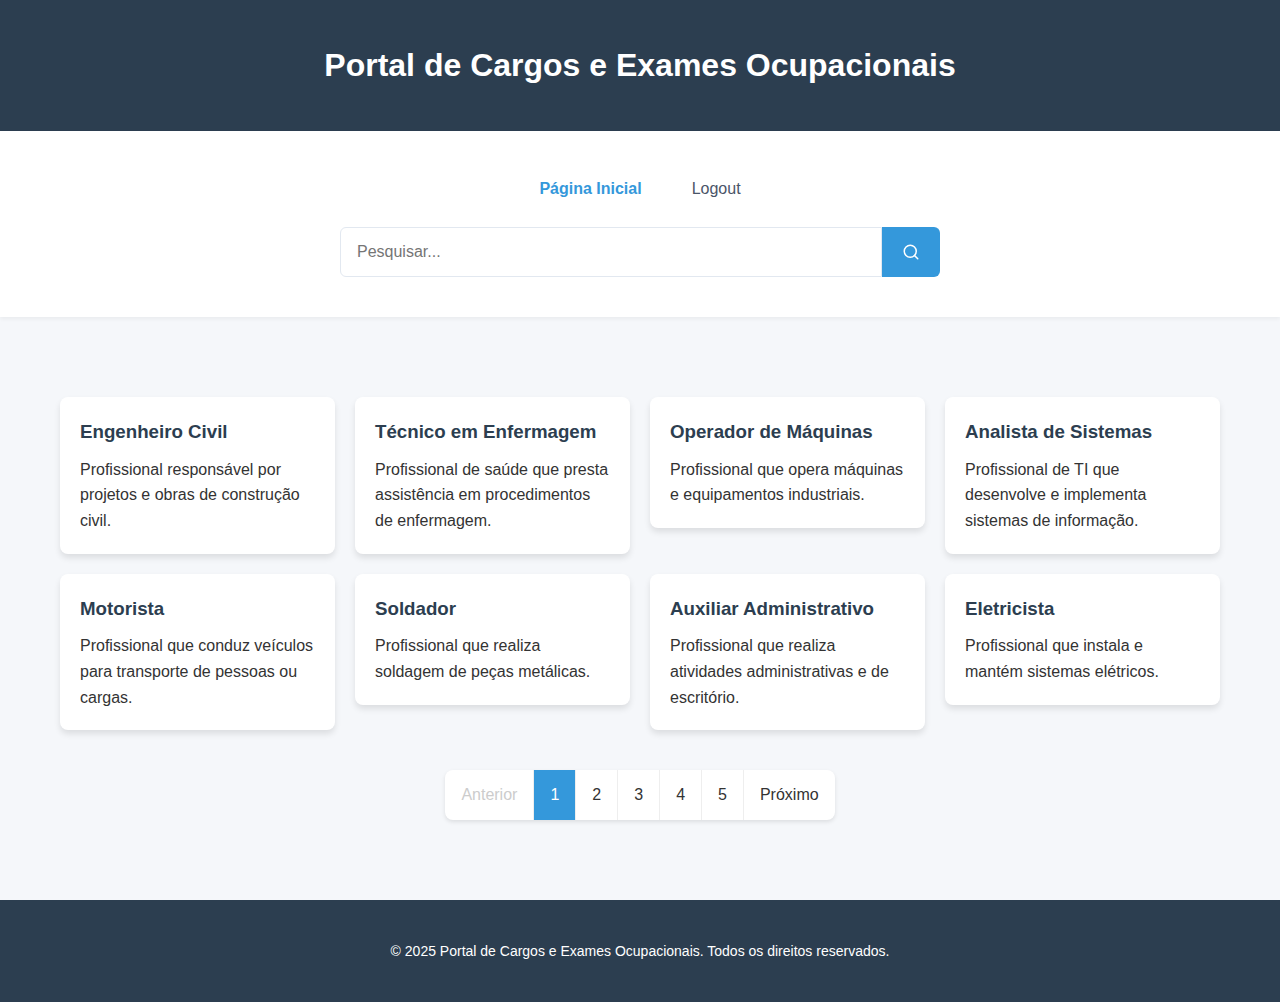
<file: index.html>
<!DOCTYPE html>
<html lang="pt-BR">
<head>
    <meta charset="UTF-8">
    <meta name="viewport" content="width=device-width, initial-scale=1.0">
    <title>Lista de Profissões - Portal de Cargos e Exames</title>
    <link rel="stylesheet" href="opt/styles.css">
</head>
<body>
    <header>
        <div class="container">
            <h1>Portal de Cargos e Exames Ocupacionais</h1>
        </div>
    </header>

    <!-- Container unificado para menu e barra de pesquisa -->
    <div class="nav-search-container">
        <div class="container">
            <!-- Menu de navegação secundário -->
            <nav class="nav-menu">
                <a href="index.html" class="nav-link active">Página Inicial</a>
                <a href="login.html" class="nav-link">Logout</a>
            </nav>
            
            <!-- Barra de pesquisa -->
            <div class="search-container">
                <input type="text" class="search-input" placeholder="Pesquisar..." />
                <button class="search-button">
                    <svg class="search-icon" xmlns="http://www.w3.org/2000/svg" viewBox="0 0 24 24" fill="none" stroke="currentColor" stroke-width="2" stroke-linecap="round" stroke-linejoin="round">
                        <circle cx="11" cy="11" r="8"></circle>
                        <line x1="21" y1="21" x2="16.65" y2="16.65"></line>
                    </svg>
                </button>
            </div>
        </div>
    </div>

    <!-- Conteúdo principal: Lista de Profissões -->
    <div class="container">
        <div class="card-grid">
            <a href="detalhes_profissao.html" class="card-link">
                <div class="card">
                    <h3>Engenheiro Civil</h3>
                    <p>Profissional responsável por projetos e obras de construção civil.</p>
                </div>
            </a>
            
            <a href="detalhes_profissao.html" class="card-link">
                <div class="card">
                    <h3>Técnico em Enfermagem</h3>
                    <p>Profissional de saúde que presta assistência em procedimentos de enfermagem.</p>
                </div>
            </a>
            
            <a href="detalhes_profissao.html" class="card-link">
                <div class="card">
                    <h3>Operador de Máquinas</h3>
                    <p>Profissional que opera máquinas e equipamentos industriais.</p>
                </div>
            </a>
            
            <a href="detalhes_profissao.html" class="card-link">
                <div class="card">
                    <h3>Analista de Sistemas</h3>
                    <p>Profissional de TI que desenvolve e implementa sistemas de informação.</p>
                </div>
            </a>
            
            <a href="detalhes_profissao.html" class="card-link">
                <div class="card">
                    <h3>Motorista</h3>
                    <p>Profissional que conduz veículos para transporte de pessoas ou cargas.</p>
                </div>
            </a>
            
            <a href="detalhes_profissao.html" class="card-link">
                <div class="card">
                    <h3>Soldador</h3>
                    <p>Profissional que realiza soldagem de peças metálicas.</p>
                </div>
            </a>
            
            <a href="detalhes_profissao.html" class="card-link">
                <div class="card">
                    <h3>Auxiliar Administrativo</h3>
                    <p>Profissional que realiza atividades administrativas e de escritório.</p>
                </div>
            </a>
            
            <a href="detalhes_profissao.html" class="card-link">
                <div class="card">
                    <h3>Eletricista</h3>
                    <p>Profissional que instala e mantém sistemas elétricos.</p>
                </div>
            </a>
        </div>
        <div class="pagination-container">
            <ul class="pagination">
                <li><a href="#" class="disabled">Anterior</a></li>
                <li><a href="#" class="active">1</a></li>
                <li><a href="#">2</a></li>
                <li><a href="#">3</a></li>
                <li><a href="#">4</a></li>
                <li><a href="#">5</a></li>
                <li><a href="#">Próximo</a></li>
            </ul>
        </div>
    </div>

    <footer>
        <div class="container">
            <p>&copy; 2025 Portal de Cargos e Exames Ocupacionais. Todos os direitos reservados.</p>
        </div>
    </footer>
</body>
</html>
</file>
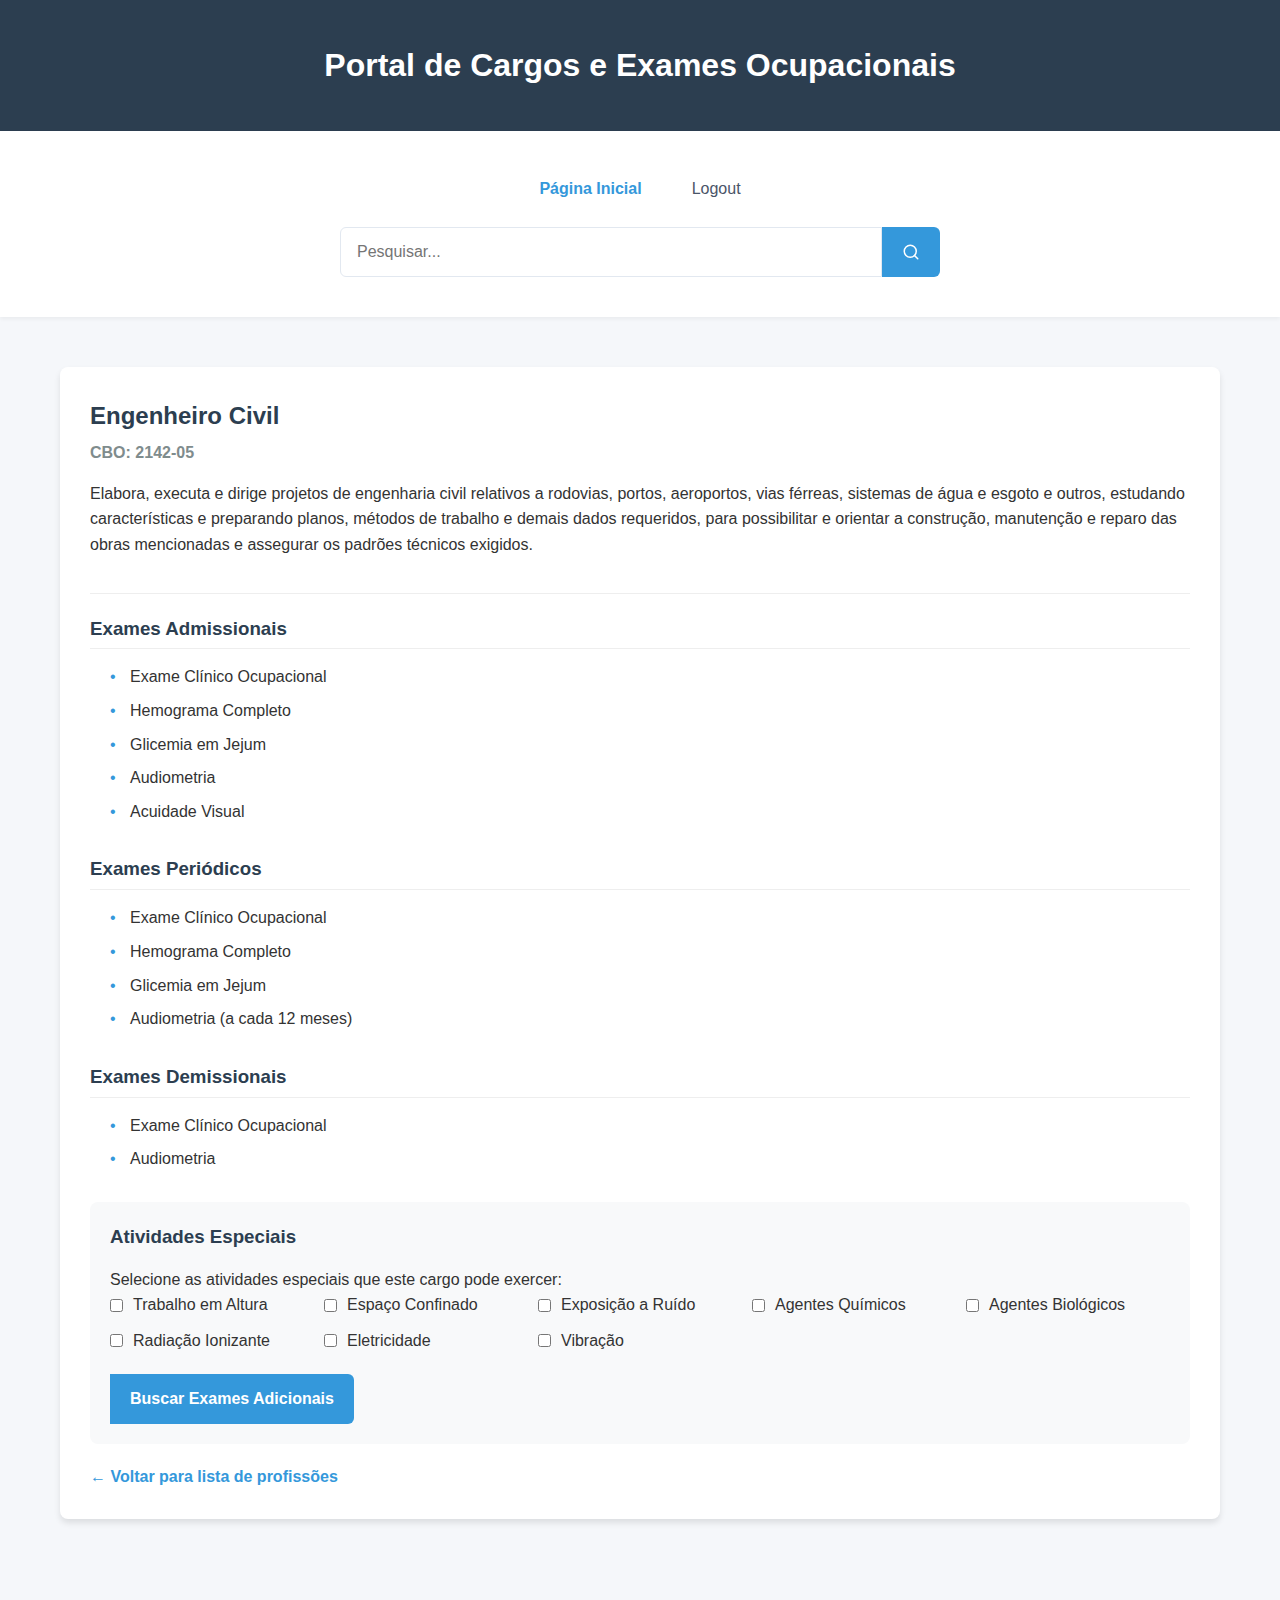
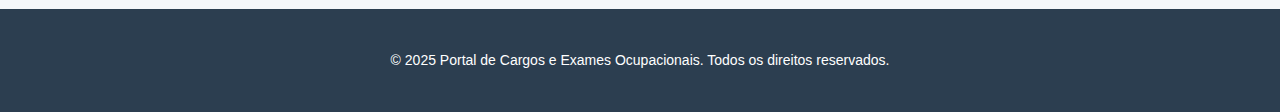
<file: detalhes_profissao.html>
<!DOCTYPE html>
<html lang="pt-BR">
<head>
    <meta charset="UTF-8">
    <meta name="viewport" content="width=device-width, initial-scale=1.0">
    <title>Detalhes da Profissão - Portal de Cargos e Exames</title>
    <link rel="stylesheet" href="opt/styles.css">
</head>
<body>
    <header>
        <div class="container">
            <h1>Portal de Cargos e Exames Ocupacionais</h1>
        </div>
    </header>

    <!-- Container unificado para menu e barra de pesquisa -->
    <div class="nav-search-container">
        <div class="container">
            <!-- Menu de navegação secundário -->
            <nav class="nav-menu">
                <a href="index.html" class="nav-link active">Página Inicial</a>
                <a href="login.html" class="nav-link">Logout</a>
            </nav>
            
            <!-- Barra de pesquisa -->
            <div class="search-container">
                <input type="text" class="search-input" placeholder="Pesquisar..." />
                <button class="search-button">
                    <svg class="search-icon" xmlns="http://www.w3.org/2000/svg" viewBox="0 0 24 24" fill="none" stroke="currentColor" stroke-width="2" stroke-linecap="round" stroke-linejoin="round">
                        <circle cx="11" cy="11" r="8"></circle>
                        <line x1="21" y1="21" x2="16.65" y2="16.65"></line>
                    </svg>
                </button>
            </div>
        </div>
    </div>

    <!-- Conteúdo principal: Detalhes da Profissão -->
    <div class="container">
        <div class="details-container">
            <div class="details-header">
                <h2>Engenheiro Civil</h2>
                <span class="cbo-code">CBO: 2142-05</span>
                <div class="description">
                    <p>Elabora, executa e dirige projetos de engenharia civil relativos a rodovias, portos, aeroportos, vias férreas, sistemas de água e esgoto e outros, estudando características e preparando planos, métodos de trabalho e demais dados requeridos, para possibilitar e orientar a construção, manutenção e reparo das obras mencionadas e assegurar os padrões técnicos exigidos.</p>
                </div>
            </div>
            
            <div class="exams-section">
                <h3>Exames Admissionais</h3>
                <ul class="exam-list">
                    <li>Exame Clínico Ocupacional</li>
                    <li>Hemograma Completo</li>
                    <li>Glicemia em Jejum</li>
                    <li>Audiometria</li>
                    <li>Acuidade Visual</li>
                </ul>
            </div>
            
            <div class="exams-section">
                <h3>Exames Periódicos</h3>
                <ul class="exam-list">
                    <li>Exame Clínico Ocupacional</li>
                    <li>Hemograma Completo</li>
                    <li>Glicemia em Jejum</li>
                    <li>Audiometria (a cada 12 meses)</li>
                </ul>
            </div>
            
            <div class="exams-section">
                <h3>Exames Demissionais</h3>
                <ul class="exam-list">
                    <li>Exame Clínico Ocupacional</li>
                    <li>Audiometria</li>
                </ul>
            </div>
            
            <form action="resultados_consolidados.html">
                <div class="special-activities">
                    <h3>Atividades Especiais</h3>
                    <p>Selecione as atividades especiais que este cargo pode exercer:</p>
                    
                    <div class="checkbox-group">
                        <div class="checkbox-item">
                            <input type="checkbox" id="altura" name="atividade" value="altura">
                            <label for="altura">Trabalho em Altura</label>
                        </div>
                        
                        <div class="checkbox-item">
                            <input type="checkbox" id="confinado" name="atividade" value="confinado">
                            <label for="confinado">Espaço Confinado</label>
                        </div>
                        
                        <div class="checkbox-item">
                            <input type="checkbox" id="ruido" name="atividade" value="ruido">
                            <label for="ruido">Exposição a Ruído</label>
                        </div>
                        
                        <div class="checkbox-item">
                            <input type="checkbox" id="quimicos" name="atividade" value="quimicos">
                            <label for="quimicos">Agentes Químicos</label>
                        </div>
                        
                        <div class="checkbox-item">
                            <input type="checkbox" id="biologicos" name="atividade" value="biologicos">
                            <label for="biologicos">Agentes Biológicos</label>
                        </div>
                        
                        <div class="checkbox-item">
                            <input type="checkbox" id="radiacao" name="atividade" value="radiacao">
                            <label for="radiacao">Radiação Ionizante</label>
                        </div>
                        
                        <div class="checkbox-item">
                            <input type="checkbox" id="eletricidade" name="atividade" value="eletricidade">
                            <label for="eletricidade">Eletricidade</label>
                        </div>
                        
                        <div class="checkbox-item">
                            <input type="checkbox" id="vibracao" name="atividade" value="vibracao">
                            <label for="vibracao">Vibração</label>
                        </div>
                    </div>
                    
                    <button type="submit" class="search-button">Buscar Exames Adicionais</button>
                </div>
            </form>
            
            <a href="lista_profissoes.html" class="back-link">← Voltar para lista de profissões</a>
        </div>
    </div>

    <footer>
        <div class="container">
            <p>&copy; 2025 Portal de Cargos e Exames Ocupacionais. Todos os direitos reservados.</p>
        </div>
    </footer>
</body>
</html>
</file>
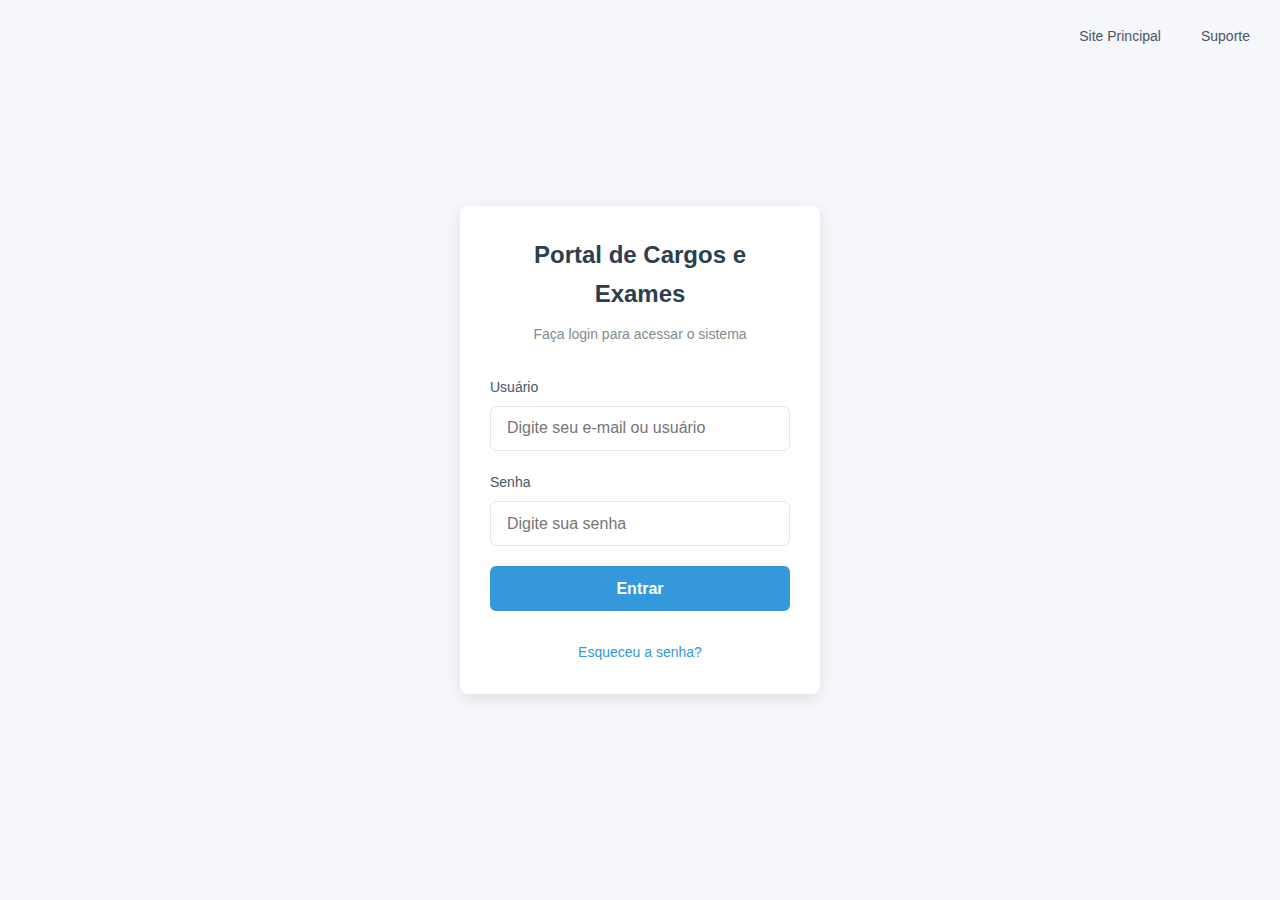
<file: login.html>
<!DOCTYPE html>
<html lang="pt-BR">
<head>
    <meta charset="UTF-8">
    <meta name="viewport" content="width=device-width, initial-scale=1.0">
    <title>Login - Portal de Cargos e Exames</title>
    <link rel="stylesheet" href="opt/styles.css">
</head>
<body class="login-page">
    <div class="top-right-nav">
        <a href="#" class="nav-link-light">Site Principal</a>
        <a href="#" class="nav-link-light">Suporte</a>
    </div>

    <div class="login-container">
        <div class="login-card">
            <div class="login-header">
                <h2>Portal de Cargos e Exames</h2>
                <p>Faça login para acessar o sistema</p>
            </div>
            
            <div class="login-form">
                <div class="form-group">
                    <label for="username">Usuário</label>
                    <input type="text" id="username" class="form-input" placeholder="Digite seu e-mail ou usuário">
                </div>
                
                <div class="form-group">
                    <label for="password">Senha</label>
                    <input type="password" id="password" class="form-input" placeholder="Digite sua senha">
                </div>
                
                <button type="submit" class="login-button">Entrar</button>
                
                <div class="login-options">
                    <a href="#" class="forgot-password">Esqueceu a senha?</a>
                </div>
            </div>
        </div>
    </div>
</body>
</html>
</file>
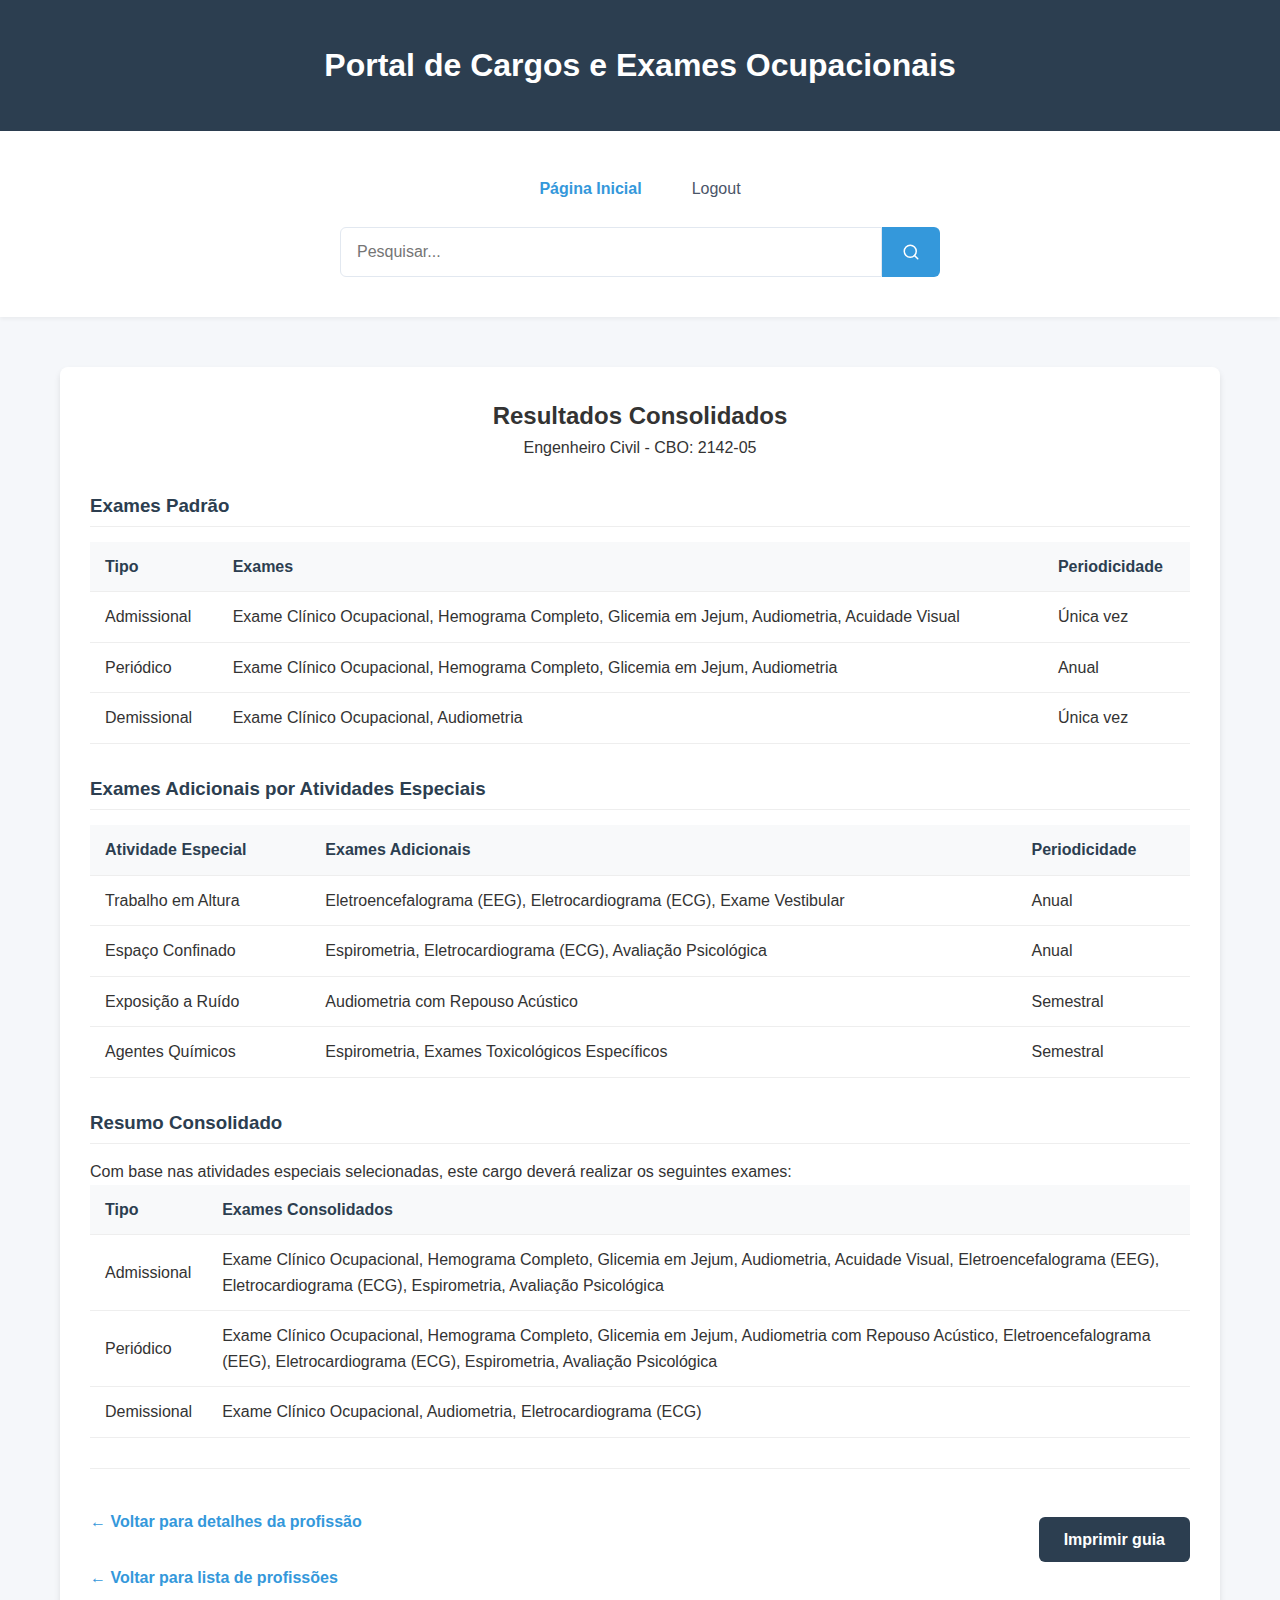
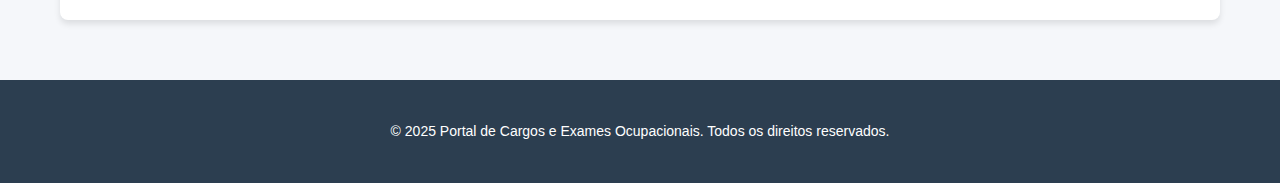
<file: resultados_consolidados.html>
<!DOCTYPE html>
<html lang="pt-BR">
<head>
    <meta charset="UTF-8">
    <meta name="viewport" content="width=device-width, initial-scale=1.0">
    <title>Resultados Consolidados - Portal de Cargos e Exames</title>
    <link rel="stylesheet" href="opt/styles.css">
</head>
<body>
    <header>
        <div class="container">
            <h1>Portal de Cargos e Exames Ocupacionais</h1>
        </div>
    </header>

    <!-- Container unificado para menu e barra de pesquisa -->
    <div class="nav-search-container">
        <div class="container">
            <!-- Menu de navegação secundário -->
            <nav class="nav-menu">
                <a href="index.html" class="nav-link active">Página Inicial</a>
                <a href="login.html" class="nav-link">Logout</a>
            </nav>
            
            <!-- Barra de pesquisa -->
            <div class="search-container">
                <input type="text" class="search-input" placeholder="Pesquisar..." />
                <button class="search-button">
                    <svg class="search-icon" xmlns="http://www.w3.org/2000/svg" viewBox="0 0 24 24" fill="none" stroke="currentColor" stroke-width="2" stroke-linecap="round" stroke-linejoin="round">
                        <circle cx="11" cy="11" r="8"></circle>
                        <line x1="21" y1="21" x2="16.65" y2="16.65"></line>
                    </svg>
                </button>
            </div>
        </div>
    </div>

    <!-- Conteúdo principal: Resultados Consolidados -->
    <div class="container">
        <div class="results-container">
            <div class="results-header">
                <h2>Resultados Consolidados</h2>
                <p>Engenheiro Civil - CBO: 2142-05</p>
            </div>
            
            <div class="results-section">
                <h3>Exames Padrão</h3>
                <table class="results-table">
                    <thead>
                        <tr>
                            <th>Tipo</th>
                            <th>Exames</th>
                            <th>Periodicidade</th>
                        </tr>
                    </thead>
                    <tbody>
                        <tr>
                            <td>Admissional</td>
                            <td>Exame Clínico Ocupacional, Hemograma Completo, Glicemia em Jejum, Audiometria, Acuidade Visual</td>
                            <td>Única vez</td>
                        </tr>
                        <tr>
                            <td>Periódico</td>
                            <td>Exame Clínico Ocupacional, Hemograma Completo, Glicemia em Jejum, Audiometria</td>
                            <td>Anual</td>
                        </tr>
                        <tr>
                            <td>Demissional</td>
                            <td>Exame Clínico Ocupacional, Audiometria</td>
                            <td>Única vez</td>
                        </tr>
                    </tbody>
                </table>
            </div>
            
            <div class="results-section">
                <h3>Exames Adicionais por Atividades Especiais</h3>
                <table class="results-table">
                    <thead>
                        <tr>
                            <th>Atividade Especial</th>
                            <th>Exames Adicionais</th>
                            <th>Periodicidade</th>
                        </tr>
                    </thead>
                    <tbody>
                        <tr>
                            <td>Trabalho em Altura</td>
                            <td>Eletroencefalograma (EEG), Eletrocardiograma (ECG), Exame Vestibular</td>
                            <td>Anual</td>
                        </tr>
                        <tr>
                            <td>Espaço Confinado</td>
                            <td>Espirometria, Eletrocardiograma (ECG), Avaliação Psicológica</td>
                            <td>Anual</td>
                        </tr>
                        <tr>
                            <td>Exposição a Ruído</td>
                            <td>Audiometria com Repouso Acústico</td>
                            <td>Semestral</td>
                        </tr>
                        <tr>
                            <td>Agentes Químicos</td>
                            <td>Espirometria, Exames Toxicológicos Específicos</td>
                            <td>Semestral</td>
                        </tr>
                    </tbody>
                </table>
            </div>
            
            <div class="results-section">
                <h3>Resumo Consolidado</h3>
                <p>Com base nas atividades especiais selecionadas, este cargo deverá realizar os seguintes exames:</p>
                
                <table class="results-table">
                    <thead>
                        <tr>
                            <th>Tipo</th>
                            <th>Exames Consolidados</th>
                        </tr>
                    </thead>
                    <tbody>
                        <tr>
                            <td>Admissional</td>
                            <td>Exame Clínico Ocupacional, Hemograma Completo, Glicemia em Jejum, Audiometria, Acuidade Visual, Eletroencefalograma (EEG), Eletrocardiograma (ECG), Espirometria, Avaliação Psicológica</td>
                        </tr>
                        <tr>
                            <td>Periódico</td>
                            <td>Exame Clínico Ocupacional, Hemograma Completo, Glicemia em Jejum, Audiometria com Repouso Acústico, Eletroencefalograma (EEG), Eletrocardiograma (ECG), Espirometria, Avaliação Psicológica</td>
                        </tr>
                        <tr>
                            <td>Demissional</td>
                            <td>Exame Clínico Ocupacional, Audiometria, Eletrocardiograma (ECG)</td>
                        </tr>
                    </tbody>
                </table>
            </div>
            
            <div class="navigation-actions">
                <div class="back-links">
                    <a href="detalhes_profissao.html" class="back-link">← Voltar para detalhes da profissão</a>
                    <a href="lista_profissoes.html" class="back-link">← Voltar para lista de profissões</a>
                </div>
                <button class="print-button">Imprimir guia</button>
            </div>
        </div>
    </div>

    <footer>
        <div class="container">
            <p>&copy; 2025 Portal de Cargos e Exames Ocupacionais. Todos os direitos reservados.</p>
        </div>
    </footer>
</body>
</html>
</file>
<file: opt/styles.css>
/* Reset e estilos gerais */
* {
  margin: 0;
  padding: 0;
  box-sizing: border-box;
  font-family: "Segoe UI", Tahoma, Geneva, Verdana, sans-serif;
}

body {
  background-color: #f5f7fa;
  color: #333;
  line-height: 1.6;
}

.container {
  max-width: 1200px;
  margin: 0 auto;
  padding: 20px;
}

header {
  background-color: #2c3e50;
  color: white;
  padding: 20px 0;
}

header h1 {
  text-align: center;
}

/* Navegação entre telas */
.screen {
  display: none;
}

#screen1:target,
#screen1:not(:target):not(:target) + .screen:not(:target) + .screen:not(:target) {
  display: block;
}

#screen2:target {
  display: block;
}

#screen3:target {
  display: block;
}

/* Estilos para os cards de profissões */
.card-grid {
  display: grid;
  grid-template-columns: repeat(auto-fill, minmax(250px, 1fr));
  gap: 20px;
  margin-top: 30px;
}

.card {
  background-color: white;
  border-radius: 8px;
  box-shadow: 0 4px 6px rgba(0, 0, 0, 0.1);
  padding: 20px;
  transition: transform 0.3s ease;
  cursor: pointer;
}

.card:hover {
  transform: translateY(-5px);
  box-shadow: 0 6px 12px rgba(0, 0, 0, 0.15);
}

.card h3 {
  color: #2c3e50;
  margin-bottom: 10px;
}

.card-link {
  text-decoration: none;
  color: inherit;
  display: block;
}

/* Estilos para a tela de detalhes */
.details-container {
  background-color: white;
  border-radius: 8px;
  box-shadow: 0 4px 6px rgba(0, 0, 0, 0.1);
  padding: 30px;
  margin-bottom: 30px;
}

.details-header {
  margin-bottom: 20px;
  border-bottom: 1px solid #eee;
  padding-bottom: 15px;
}

.details-header h2 {
  color: #2c3e50;
  margin-bottom: 5px;
}

.cbo-code {
  font-weight: bold;
  color: #7f8c8d;
  margin-bottom: 15px;
  display: block;
}

.description {
  margin-bottom: 20px;
}

.exams-section {
  margin-bottom: 30px;
}

.exams-section h3 {
  color: #2c3e50;
  margin-bottom: 15px;
  padding-bottom: 5px;
  border-bottom: 1px solid #eee;
}

.exam-list {
  list-style-type: none;
  margin-left: 20px;
}

.exam-list li {
  margin-bottom: 8px;
  position: relative;
  padding-left: 20px;
}

.exam-list li:before {
  content: "•";
  position: absolute;
  left: 0;
  color: #3498db;
}

.special-activities {
  margin-top: 30px;
  background-color: #f8f9fa;
  padding: 20px;
  border-radius: 8px;
}

.special-activities h3 {
  margin-bottom: 15px;
  color: #2c3e50;
}

.checkbox-group {
  display: grid;
  grid-template-columns: repeat(auto-fill, minmax(200px, 1fr));
  gap: 10px;
  margin-bottom: 20px;
}

.checkbox-item {
  display: flex;
  align-items: center;
}

.checkbox-item input {
  margin-right: 10px;
}

.search-button {
  background-color: #3498db;
  color: white;
  border: none;
  padding: 12px 25px;
  border-radius: 4px;
  cursor: pointer;
  font-size: 16px;
  font-weight: bold;
  transition: background-color 0.3s;
  display: block;
  margin: 20px auto;
}

.search-button:hover {
  background-color: #2980b9;
}

/* Estilos para a tela de resultados */
.results-container {
  background-color: white;
  border-radius: 8px;
  box-shadow: 0 4px 6px rgba(0, 0, 0, 0.1);
  padding: 30px;
}

.results-header {
  margin-bottom: 30px;
  text-align: center;
}

.results-section {
  margin-bottom: 30px;
}

.results-section h3 {
  color: #2c3e50;
  margin-bottom: 15px;
  padding-bottom: 5px;
  border-bottom: 1px solid #eee;
}

.results-table {
  width: 100%;
  border-collapse: collapse;
  margin-bottom: 30px;
}

.results-table th,
.results-table td {
  padding: 12px 15px;
  text-align: left;
  border-bottom: 1px solid #eee;
}

.results-table th {
  background-color: #f8f9fa;
  font-weight: bold;
  color: #2c3e50;
}

.results-table tr:hover {
  background-color: #f8f9fa;
}

.back-link {
  display: inline-block;
  margin-top: 20px;
  color: #3498db;
  text-decoration: none;
  font-weight: bold;
}

.back-link:hover {
  text-decoration: underline;
}

/* Estilos para a barra de pesquisa */
.search-container {
  display: flex;
  margin: 20px auto 0;
  max-width: 600px;
  width: 100%;
  height: 50px; /* Define uma altura fixa para o container */
}

.search-input {
  flex: 1;
  height: 50px; /* Altura fixa igual ao container */
  padding: 0 16px; /* Ajuste o padding vertical para 0 */
  border: 1px solid #e2e8f0;
  border-radius: 6px 0 0 6px;
  font-size: 16px;
  outline: none;
  transition: border-color 0.3s, box-shadow 0.3s;
}

.search-input:focus {
  border-color: #3498db;
  box-shadow: 0 0 0 2px rgba(52, 152, 219, 0.2);
}

.search-button {
  height: 50px; /* Altura fixa igual ao input */
  background-color: #3498db;
  color: white;
  border: none;
  border-radius: 0 6px 6px 0;
  padding: 0 20px;
  font-size: 16px;
  cursor: pointer;
  display: flex;
  align-items: center;
  justify-content: center;
  transition: background-color 0.3s;
  margin: 0; /* Remove qualquer margem */
}

.search-button:hover {
  background-color: #2980b9;
}

.search-icon {
  width: 18px;
  height: 18px;
}

/* Estilos para a paginação */
.pagination-container {
  display: flex;
  justify-content: center;
  margin-top: 40px;
  margin-bottom: 20px;
}

.pagination {
  display: flex;
  list-style-type: none;
  background-color: white;
  border-radius: 8px;
  box-shadow: 0 2px 4px rgba(0, 0, 0, 0.1);
  overflow: hidden;
}

.pagination li {
  border-right: 1px solid #eee;
}

.pagination li:last-child {
  border-right: none;
}

.pagination a {
  display: flex;
  align-items: center;
  justify-content: center;
  padding: 12px 16px;
  color: #333;
  text-decoration: none;
  min-width: 40px;
  transition: background-color 0.3s, color 0.3s;
}

.pagination a:hover {
  background-color: #f5f7fa;
}

.pagination a.active {
  background-color: #3498db;
  color: white;
}

.pagination a.disabled {
  color: #ccc;
  pointer-events: none;
}

/* Estilos para o rodapé */
footer {
  background-color: #2c3e50;
  color: white;
  padding: 20px 0;
  margin-top: 40px;
  text-align: center;
}

footer p {
  margin: 0;
  font-size: 14px;
}

/* Estilos para o menu de navegação secundário */
.nav-menu {
  display: flex;
  justify-content: center;
  gap: 30px;
  margin-bottom: 20px;
}

.nav-link {
  color: #4a5568;
  text-decoration: none;
  font-size: 16px;
  font-weight: 500;
  padding: 5px 10px;
  border-radius: 4px;
  transition: all 0.2s ease;
}

.nav-link:hover {
  color: #3498db;
  background-color: rgba(52, 152, 219, 0.05);
}

.nav-link.active {
  color: #3498db;
  font-weight: 600;
}

/* Estilos para o container unificado de navegação e pesquisa */
.nav-search-container {
  background-color: white;
  padding: 20px 0;
  box-shadow: 0 2px 4px rgba(0, 0, 0, 0.05);
  margin-bottom: 30px;
}

/* Estilos para a página de login */
.login-page {
  min-height: 100vh;
  display: flex;
  justify-content: center;
  align-items: center;
  background-color: #f5f7fa;
  position: relative;
}

.top-right-nav {
  position: absolute;
  top: 20px;
  right: 20px;
  display: flex;
  gap: 20px;
}

.nav-link-light {
  color: #4a5568;
  text-decoration: none;
  font-size: 14px;
  font-weight: 500;
  padding: 5px 10px;
  border-radius: 4px;
  transition: all 0.2s ease;
}

.nav-link-light:hover {
  color: #3498db;
  background-color: rgba(52, 152, 219, 0.05);
}

.login-container {
  width: 100%;
  max-width: 400px;
  padding: 20px;
}

.login-card {
  background-color: white;
  border-radius: 8px;
  box-shadow: 0 4px 15px rgba(0, 0, 0, 0.1);
  padding: 30px;
}

.login-header {
  text-align: center;
  margin-bottom: 30px;
}

.login-header h2 {
  color: #2c3e50;
  margin-bottom: 10px;
}

.login-header p {
  color: #7f8c8d;
  font-size: 14px;
}

.login-form {
  display: flex;
  flex-direction: column;
  gap: 20px;
}

.form-group {
  display: flex;
  flex-direction: column;
  gap: 8px;
}

.form-group label {
  font-size: 14px;
  font-weight: 500;
  color: #4a5568;
}

.form-input {
  height: 45px;
  padding: 0 16px;
  border: 1px solid #e2e8f0;
  border-radius: 6px;
  font-size: 16px;
  outline: none;
  transition: border-color 0.3s, box-shadow 0.3s;
}

.form-input:focus {
  border-color: #3498db;
  box-shadow: 0 0 0 2px rgba(52, 152, 219, 0.2);
}

.login-button {
  height: 45px;
  background-color: #3498db;
  color: white;
  border: none;
  border-radius: 6px;
  padding: 0 20px;
  font-size: 16px;
  font-weight: 600;
  cursor: pointer;
  transition: background-color 0.3s;
  width: 100%;
}

.login-button:hover {
  background-color: #2980b9;
}

.login-options {
  display: flex;
  justify-content: center;
  margin-top: 10px;
}

.forgot-password {
  color: #3498db;
  text-decoration: none;
  font-size: 14px;
  transition: color 0.3s;
}

.forgot-password:hover {
  color: #2980b9;
  text-decoration: underline;
}

/* Estilos para o container de navegação na tela de resultados */
.navigation-actions {
  display: flex;
  justify-content: space-between;
  align-items: center;
  margin-top: 30px;
  padding-top: 20px;
  border-top: 1px solid #eee;
}

.back-links {
  display: flex;
  flex-direction: column;
  gap: 10px;
}

.print-button {
  background-color: #2c3e50;
  color: white;
  border: none;
  border-radius: 6px;
  padding: 12px 25px;
  font-size: 16px;
  font-weight: 600;
  cursor: pointer;
  transition: background-color 0.3s;
  height: 45px;
  display: flex;
  align-items: center;
  justify-content: center;
}

.print-button:hover {
  background-color: #1a2530;
}
</file>
